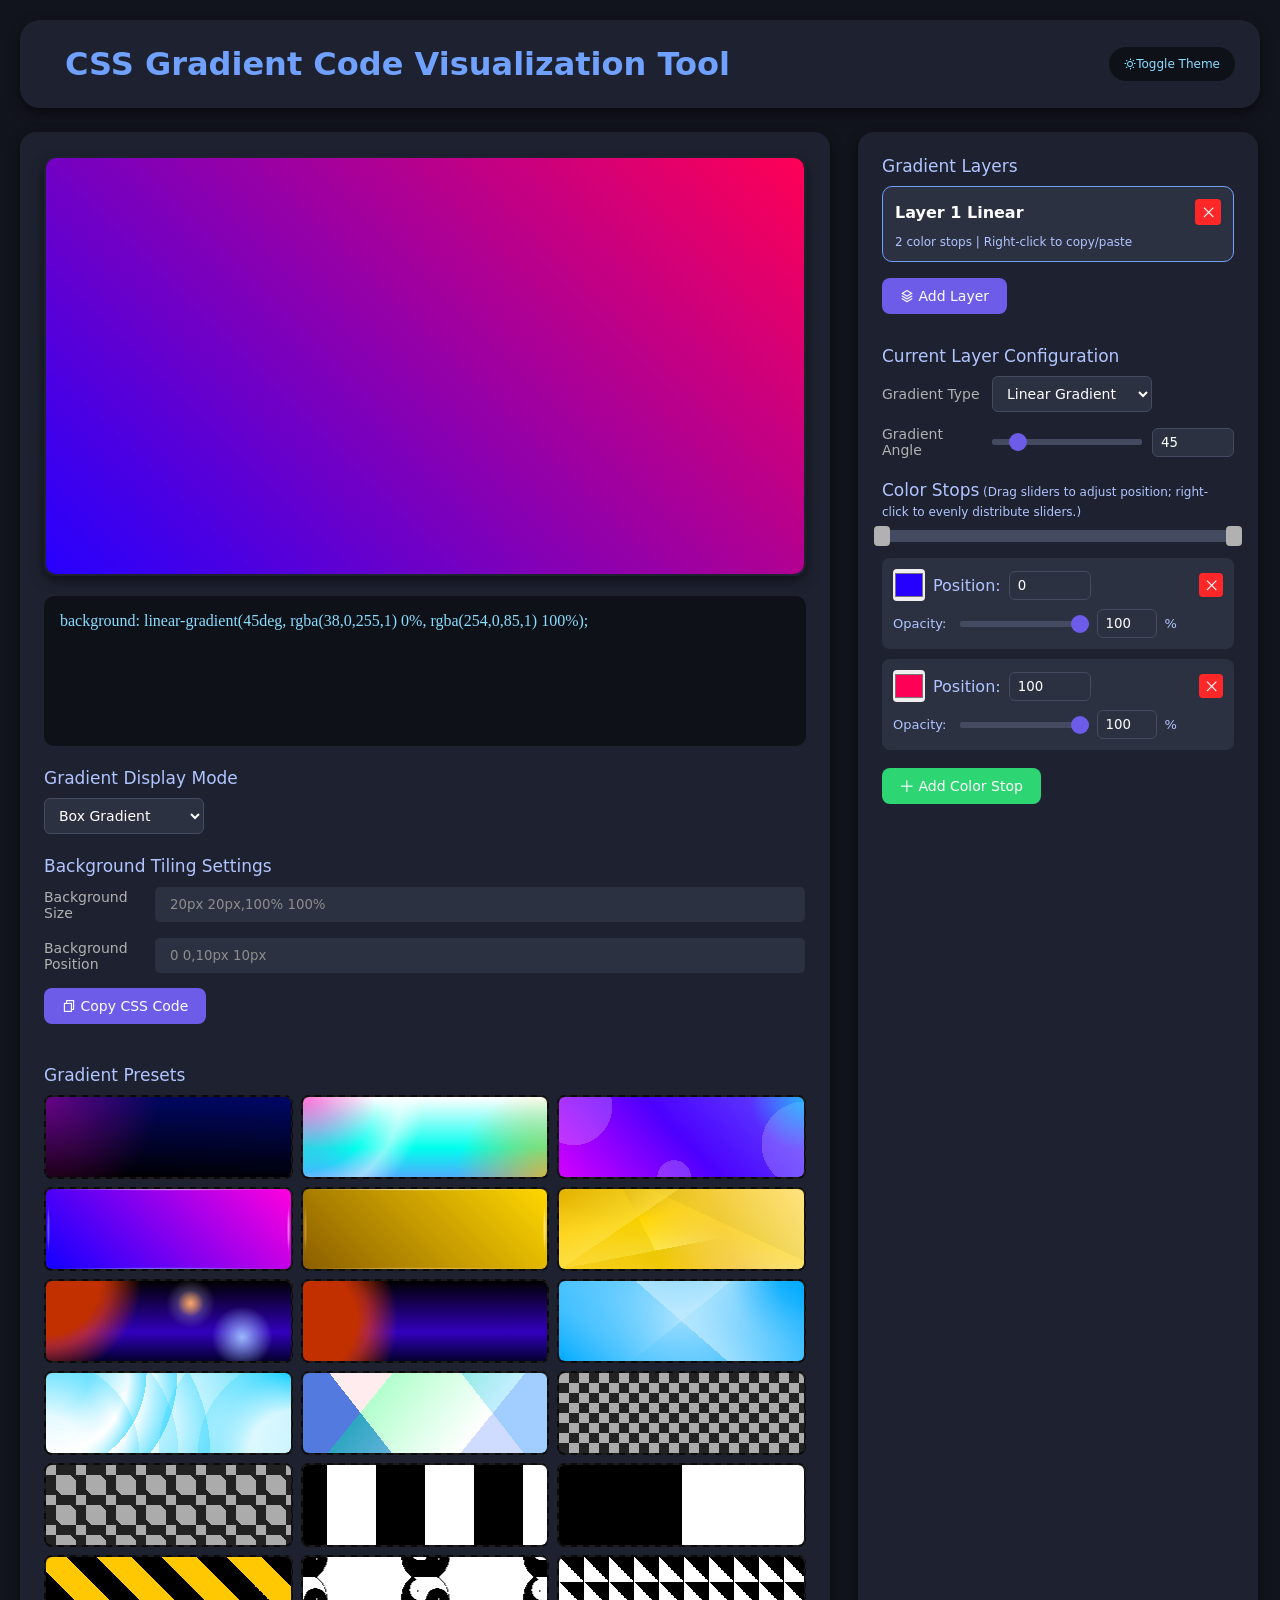
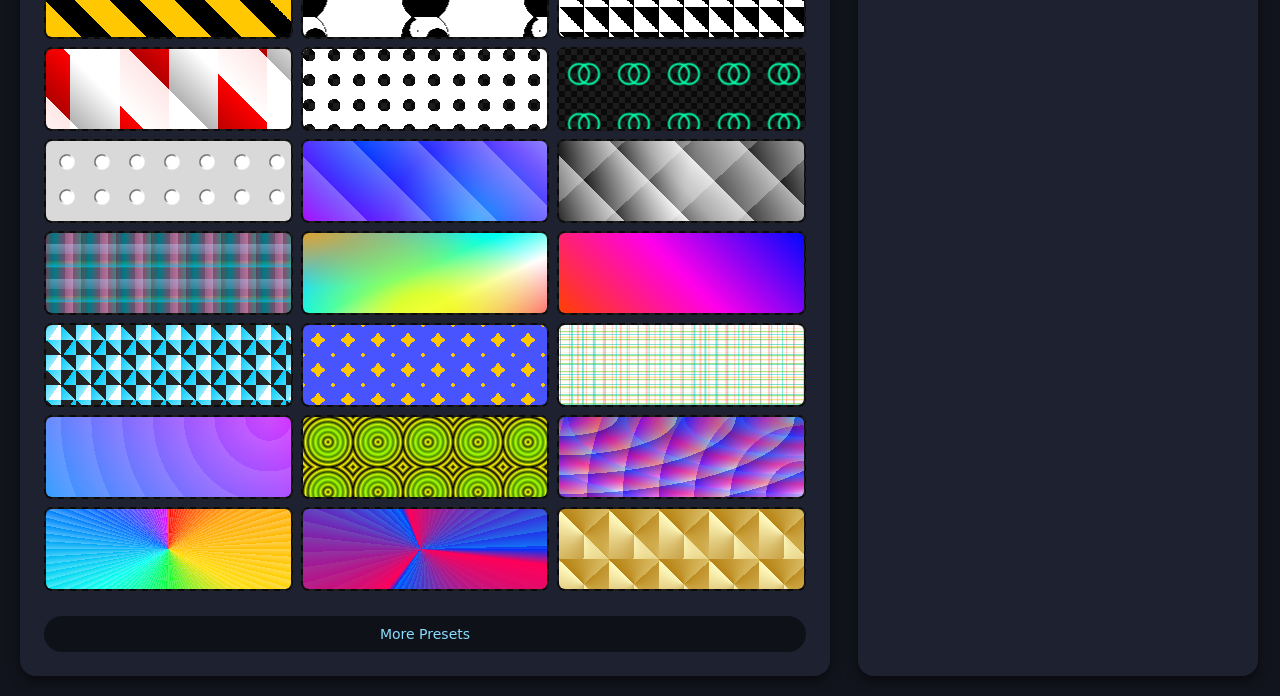
<file: index.html>
<!DOCTYPE html>
<html>
<head>
<meta charset="UTF-8">
<title>CSS Gradient Generator</title>
<script>
const lang = navigator.language.startsWith("zh") ? "zh" : "en";
location.href = `./${lang}/`;
</script>
</head>
<body>页面加载中...</body>
</html>
</file>
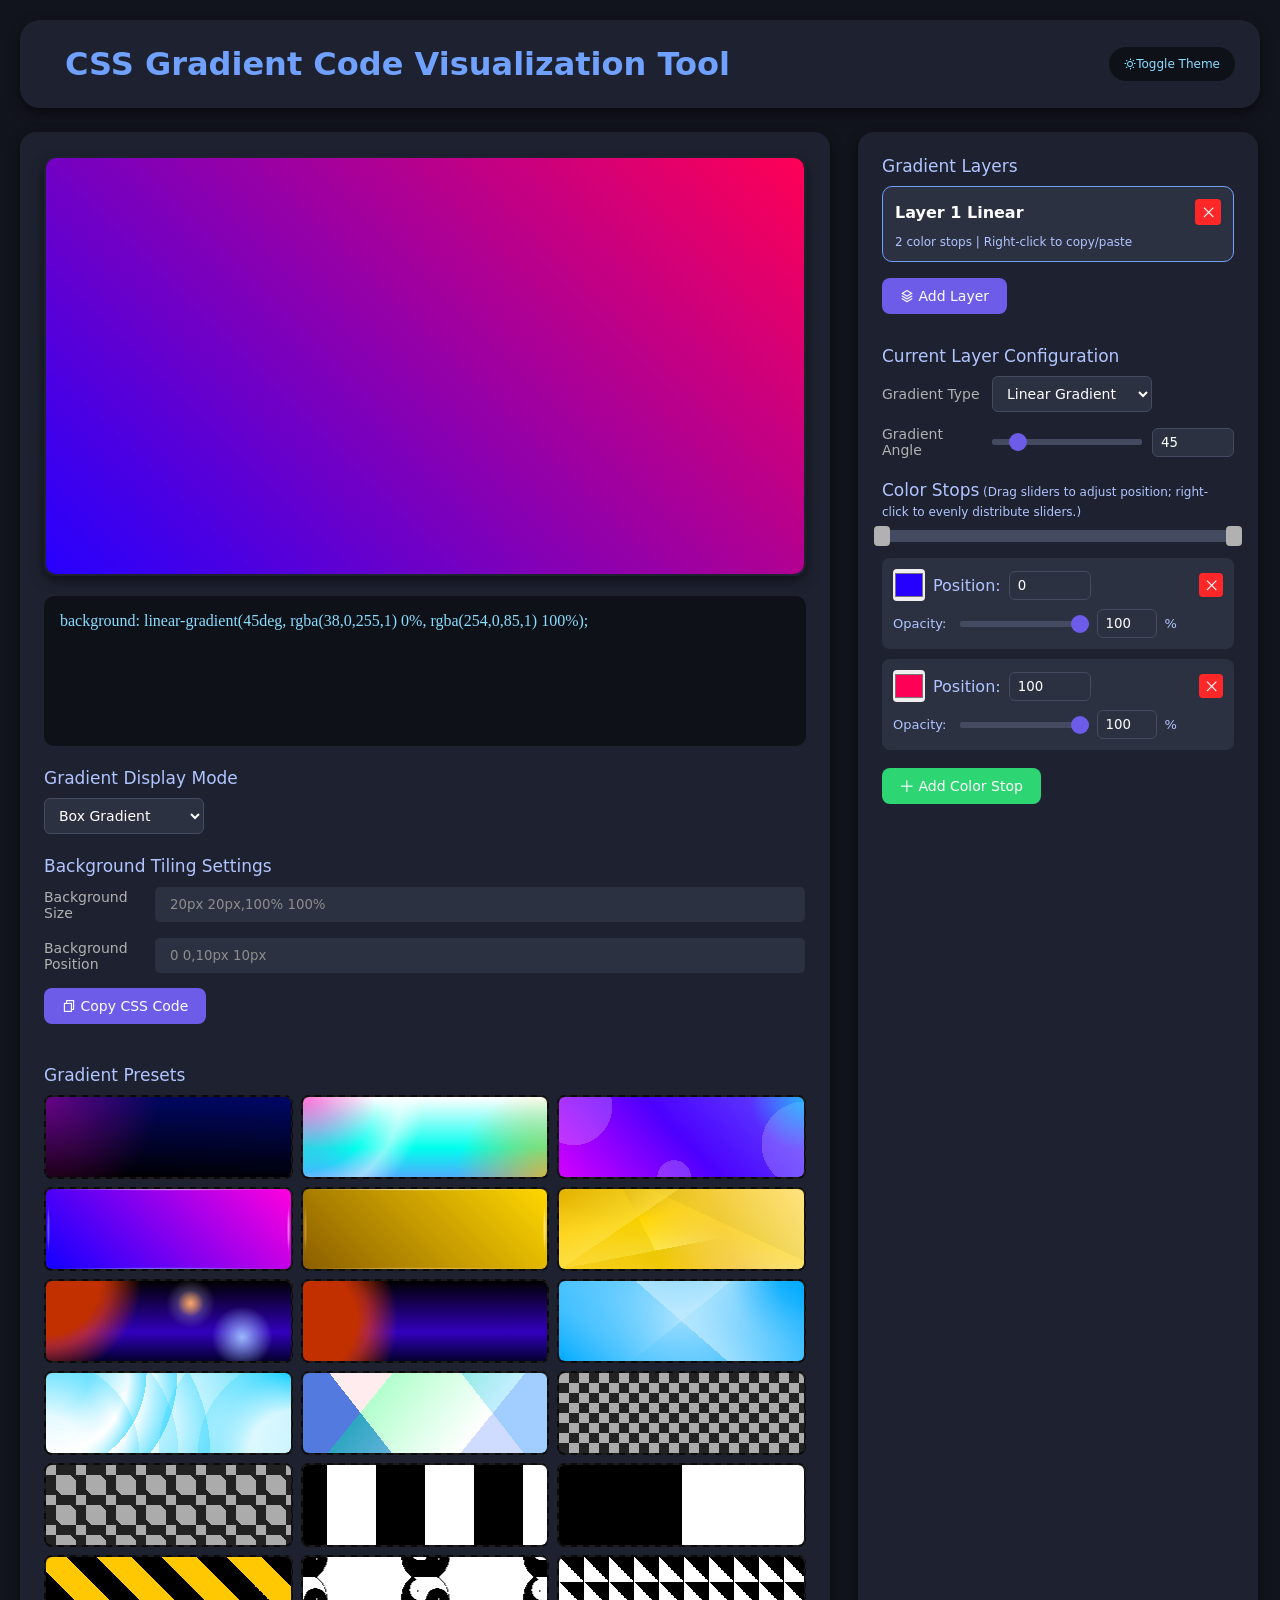
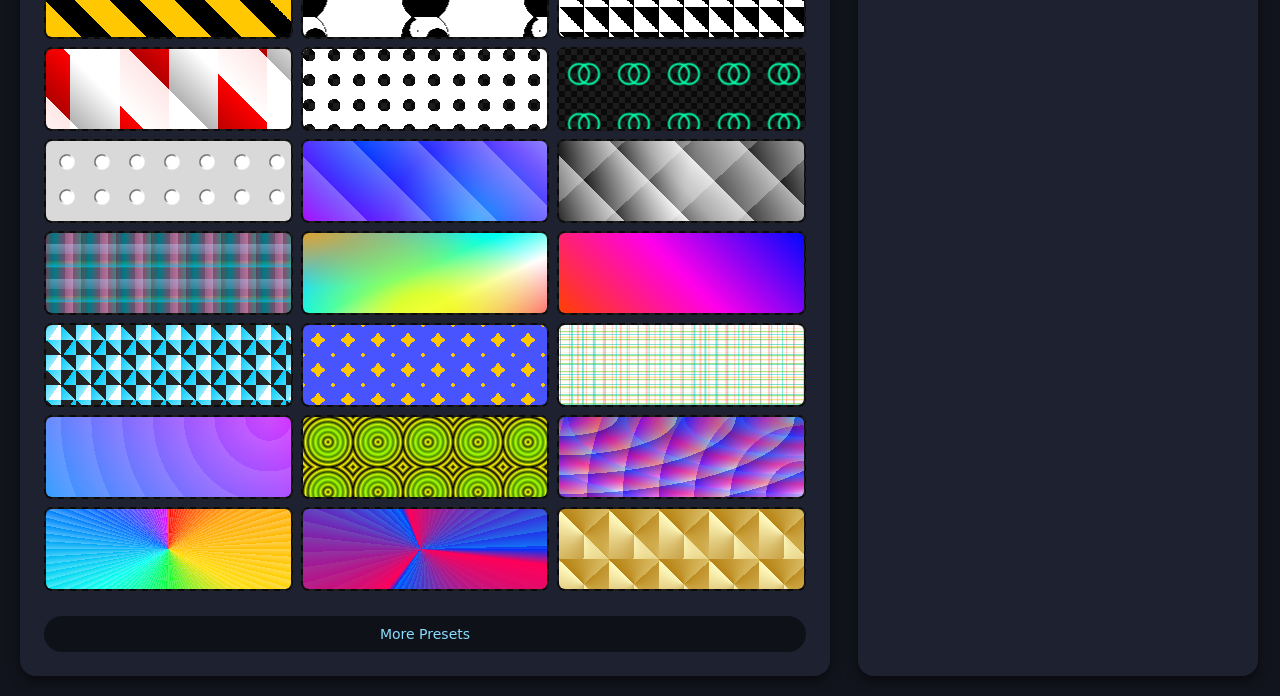
<file: en/index.html>
<!DOCTYPE html>
<html lang="en">
<head>
<meta charset="UTF-8">
<meta name="viewport" content="width=device-width, initial-scale=1, maximum-scale=1, user-scalable=no">
<title>CSS Gradient Tool - CSS Goes Far Beyond This | Provided by Popingzi PHP</title>
<script>
(function(){
  try {
    const saveTheme = localStorage.getItem('theme');
    const root = document.documentElement;
    if(saveTheme === 'dark') {
      root.classList.add('dark');
    } else {
      root.classList.remove('dark');
    }
  }catch(e){
    document.documentElement.classList.remove('dark');
  }
})();
</script>
<link rel="stylesheet" href="css/remixicon.css"/>
<link href="css/style.css" rel="stylesheet" />
<script src="js/color.js"></script>
<script src="js/light.js"></script>
</head>
<body>
<div class="message">
    <div class="message_content">
        <div class="message_text"></div>
        <div class="message_close"><i class="ri-close-line"></i></div>
    </div>
</div>
<script src="js/message.js"></script>
<div class="container">
<div class="h1">
    <h1>CSS Gradient Code Visualization Tool</h1>
    <button class="darkbut"><i class="ri-moon-line"></i><span class="msgtitle">Toggle Theme</span></button>
</div>
<div class="main-wrap">
<!-- Preview Area -->
<div class="preview-box">
<div class="preview-wrap">
<div id="preview">
  <span id="previewspan">POPINGZI<br/>Open Color</span>
</div>
</div>
<div class="code-area" id="cssCode">background: linear-gradient(45deg, rgba(79,172,254,1) 0%, rgba(0,242,254,1) 100%);</div>

<!-- Global Tiling Configuration -->
 <div class="group-title">Gradient Display Mode</div>
 <div class="row">
    <select id="globalBgRepeat">
        <option value="box">Box Gradient</option>
        <option value="text">Text Gradient</option>
    </select>
</div>
<div class="group-title">Background Tiling Settings</div>
<div class="row">
    <label>Background Size</label>
    <input type="text" id="globalBgSize" placeholder="20px 20px,100% 100%">
</div>
<div class="row">
    <label>Background Position</label>
    <input type="text" id="globalBgPos" placeholder="0 0,10px 10px">
</div>

<button class="btn btn-copy" id="copyBtn"><i class="ri-file-copy-line"></i> Copy CSS Code</button>

<!-- Preset Area -->
<div class="preset-wrap">
    <div class="group-title">Gradient Presets</div>
    <div class="preset-grid" id="presetBox"></div>
    <a href="color.html" target="_blank"><div class="colorhtml">More Presets</div></a>
</div>
</div>

<!-- Right Side Control Panel Only -->
 
<div class="control-panel">
<div class="group-title">Gradient Layers</div>
<div class="layer-list" id="layerList"></div>
<button class="btn btn-add-layer" id="addLayerBtn"><i class="ri-stack-line"></i> Add Layer</button>

<div class="group-title">Current Layer Configuration</div>
<div class="row">
<label>Gradient Type</label>
<select id="gradType">
    <option value="linear">Linear Gradient</option>
    <option value="repeating-linear">Repeating Linear</option>
    <option value="radial">Radial Gradient</option>
    <option value="repeating-radial">Repeating Radial</option>
    <option value="conic">Conic Gradient</option>
    <option value="repeating-conic">Repeating Conic</option>
</select>
</div>

<div id="linearConfig">
<div class="row">
<label>Gradient Angle</label>
<input type="range" id="angleRange" min="0" max="360" value="45">
<input type="number" id="angleNum" min="0" max="360" value="45">
</div>
</div>

<div id="radialConfig" style="display:none">
<div class="row">
<label>Radial Shape</label>
<select id="radShape">
<option value="circle">Circle</option>
<option value="ellipse">Ellipse</option>
</select>
</div>
<div class="row">
<label>Size</label>
<select id="radSize">
<option value="closest-side">closest-side</option>
<option value="farthest-side">farthest-side</option>
<option value="closest-corner">closest-corner</option>
<option value="farthest-corner" selected>farthest-corner</option>
</select>
</div>
<div class="row">
<label>Center X%</label>
<input type="range" id="radXRange" min="0" max="100" value="50">
<input type="number" id="radXNum" min="0" max="100" value="50">
</div>
<div class="row">
<label>Center Y%</label>
<input type="range" id="radYRange" min="0" max="100" value="50">
<input type="number" id="radYNum" min="0" max="100" value="50">
</div>
</div>

<!-- Conic Gradient Configuration Panel -->
<div id="conicConfig" style="display: none;">
  <div class="row">
    <label>Starting Angle</label>
    <input type="range" id="conicAngleRange" min="0" max="360" value="0">
    <input type="number" id="conicAngleNum" min="0" max="360" value="0">
  </div>
  <div class="row">
    <label>Center X%</label>
    <input type="range" id="conicXRange" min="0" max="100" value="50">
    <input type="number" id="conicXNum" min="0" max="100" value="50">
  </div>
  <div class="row">
    <label>Center Y%</label>
    <input type="range" id="conicYRange" min="0" max="100" value="50">
    <input type="number" id="conicYNum" min="0" max="100" value="50">
  </div>
</div>


<div class="group-title">Color Stops<span> (Drag sliders to adjust position; right-click to evenly distribute sliders.)</span></div>
<div class="stop-drag-track" id="stopTrack"></div>
<div class="color-stop-list" id="stopList"></div>
<button class="btn btn-add-stop" id="addStopBtn"><i class="ri-add-large-line"></i> Add Color Stop</button>
</div>
</div>
</div>
<!-- Context Menu -->
<div class="context-menu" id="layerCtx">
    <div data-action="copy">Copy Layer</div>
    <div data-action="paste">Paste Layer</div>
    <div class="sep"></div>
    <div data-action="del">Delete Layer</div>
</div>
<div class="context-menu" id="stopCtx">
    <div data-action="copy">Copy Color Stop</div>
    <div data-action="paste">Paste Color Stop</div>
    <div class="sep"></div>
    <div data-action="del">Delete Color Stop</div>
</div>
<script src="js/cssCode.js"></script>
</body>
</html>
</file>
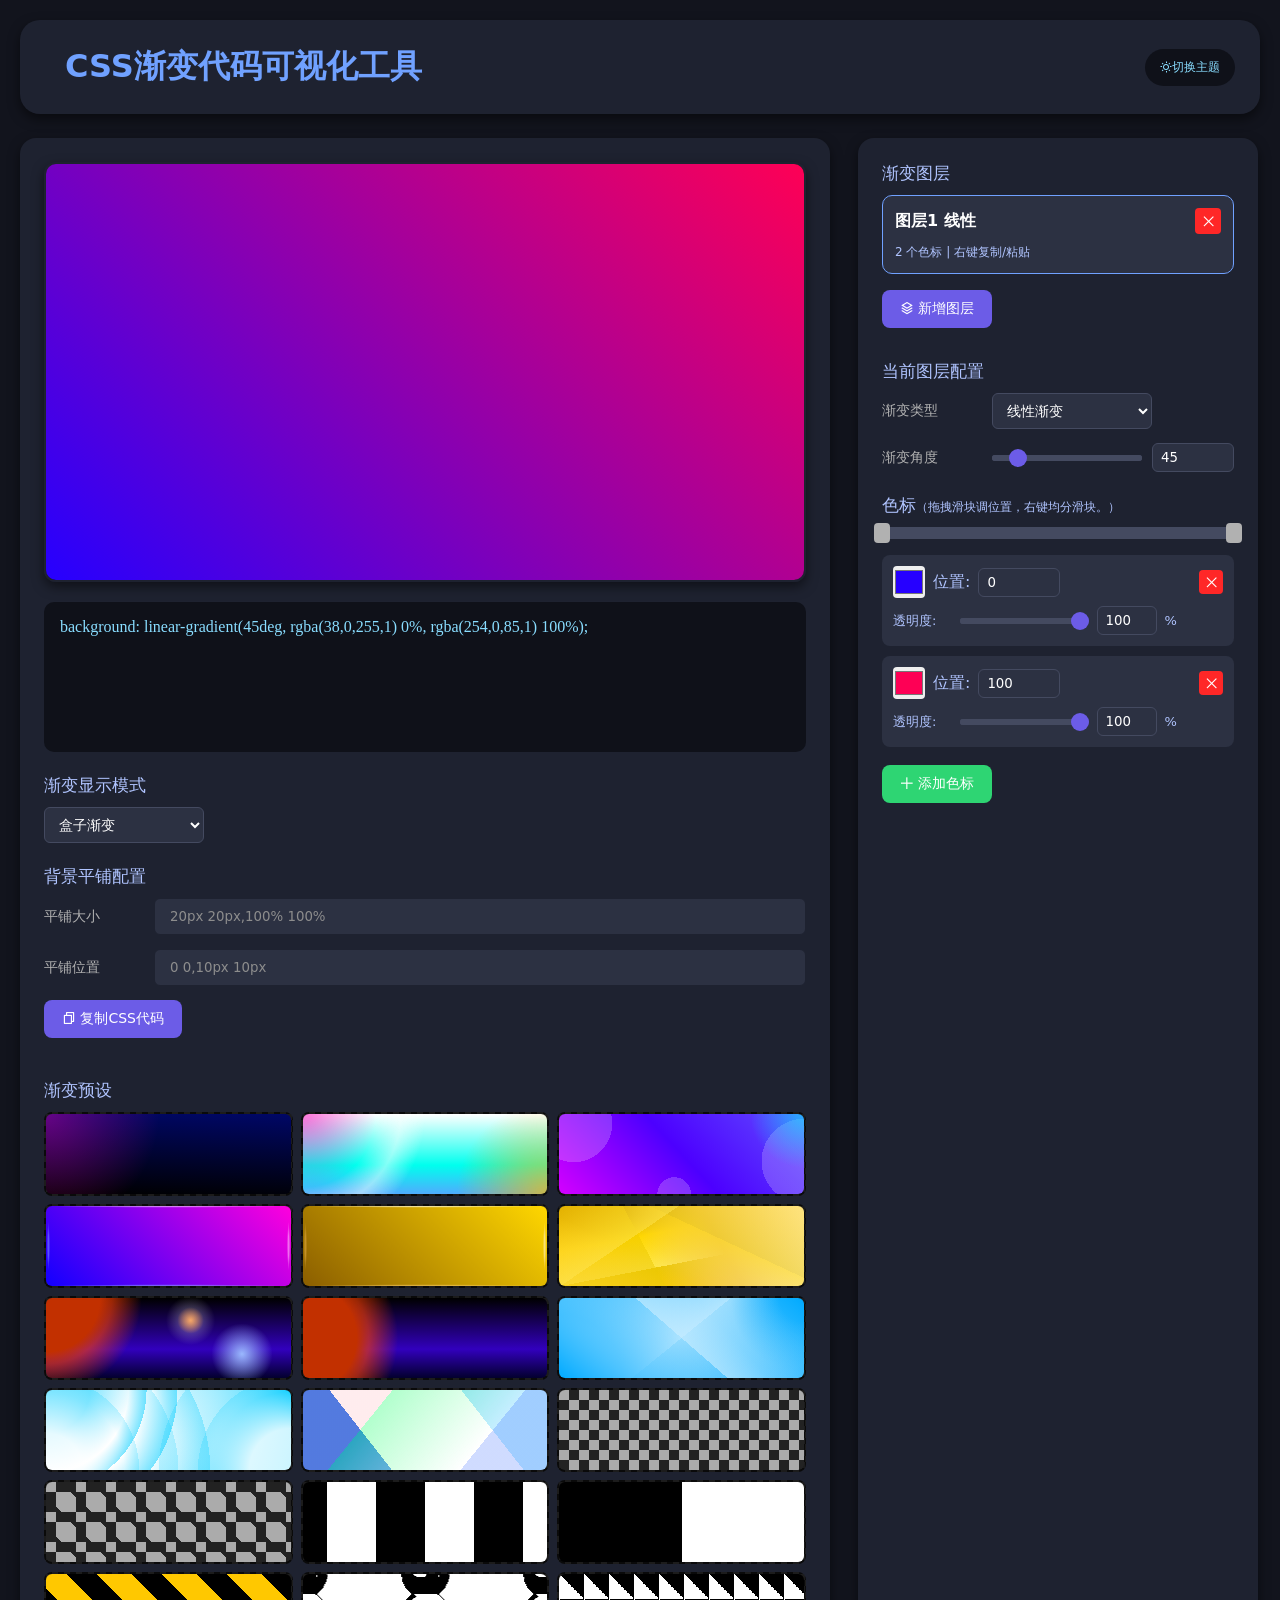
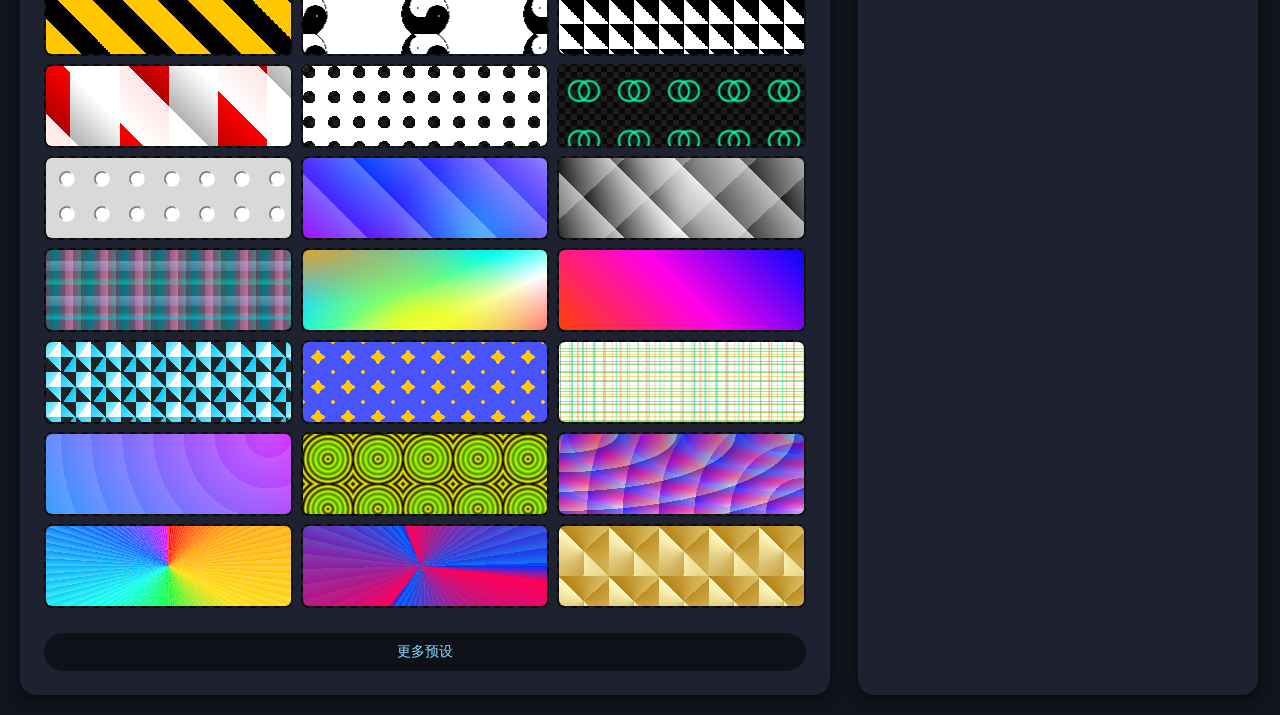
<file: zh/index.html>
<!DOCTYPE html>
<html lang="zh-CN">
<head>
<meta charset="UTF-8">
<meta name="viewport" content="width=device-width, initial-scale=1, maximum-scale=1, user-scalable=no">
<title>CSS渐变工具 - CSS远不止如此|破瓶子PHP提供</title>
<script>
(function(){
  try {
    const saveTheme = localStorage.getItem('theme');
    const root = document.documentElement;
    if(saveTheme === 'dark') {
      root.classList.add('dark');
    } else {
      root.classList.remove('dark');
    }
  }catch(e){
    document.documentElement.classList.remove('dark');
  }
})();
</script>
<link rel="stylesheet" href="css/remixicon.css"/>
<link href="css/style.css" rel="stylesheet" />
<script src="js/color.js"></script>
<script src="js/light.js"></script>
</head>
<body>
<div class="message">
    <div class="message_content">
        <div class="message_text"></div>
        <div class="message_close"><i class="ri-close-line"></i></div>
    </div>
</div>
<script src="js/message.js"></script>
<div class="container">
<div class="h1">
    <h1>CSS渐变代码可视化工具</h1>
    <button class="darkbut"><i class="ri-moon-line"></i><span class="msgtitle">切换主题</span></button>
</div>
<div class="main-wrap">
<!-- 预览区-->
<div class="preview-box">
<div class="preview-wrap">
<div id="preview">
  <span id="previewspan">POPINGZI<br/>Open Color</span>
</div>
</div>
<div class="code-area" id="cssCode">background: linear-gradient(45deg, rgba(79,172,254,1) 0%, rgba(0,242,254,1) 100%);</div>

<!-- 全局平铺配置 -->
 <div class="group-title">渐变显示模式</div>
 <div class="row">
    <select id="globalBgRepeat">
        <option value="box">盒子渐变</option>
        <option value="text">文字渐变</option>
    </select>
</div>
<div class="group-title">背景平铺配置</div>
<div class="row">
    <label>平铺大小</label>
    <input type="text" id="globalBgSize" placeholder="20px 20px,100% 100%">
</div>
<div class="row">
    <label>平铺位置</label>
    <input type="text" id="globalBgPos" placeholder="0 0,10px 10px">
</div>

<button class="btn btn-copy" id="copyBtn"><i class="ri-file-copy-line"></i> 复制CSS代码</button>

<!-- 预设区域 -->
<div class="preset-wrap">
    <div class="group-title">渐变预设</div>
    <div class="preset-grid" id="presetBox"></div>
    <a href="color.html" target="_blank"><div class="colorhtml">更多预设</div></a>
</div>
</div>

<!-- 右侧仅控制面板 -->
 
<div class="control-panel">
<div class="group-title">渐变图层</div>
<div class="layer-list" id="layerList"></div>
<button class="btn btn-add-layer" id="addLayerBtn"><i class="ri-stack-line"></i> 新增图层</button>

<div class="group-title">当前图层配置</div>
<div class="row">
<label>渐变类型</label>
<select id="gradType">
    <option value="linear">线性渐变</option>
    <option value="repeating-linear">重复线性</option>
    <option value="radial">径向渐变</option>
    <option value="repeating-radial">重复径向</option>
    <option value="conic">锥形渐变</option>
    <option value="repeating-conic">重复锥形</option>
</select>
</div>

<div id="linearConfig">
<div class="row">
<label>渐变角度</label>
<input type="range" id="angleRange" min="0" max="360" value="45">
<input type="number" id="angleNum" min="0" max="360" value="45">
</div>
</div>

<div id="radialConfig" style="display:none">
<div class="row">
<label>径向形状</label>
<select id="radShape">
<option value="circle">正圆形</option>
<option value="ellipse">椭圆形</option>
</select>
</div>
<div class="row">
<label>尺寸</label>
<select id="radSize">
<option value="closest-side">closest-side</option>
<option value="farthest-side">farthest-side</option>
<option value="closest-corner">closest-corner</option>
<option value="farthest-corner" selected>farthest-corner</option>
</select>
</div>
<div class="row">
<label>中心X%</label>
<input type="range" id="radXRange" min="0" max="100" value="50">
<input type="number" id="radXNum" min="0" max="100" value="50">
</div>
<div class="row">
<label>中心Y%</label>
<input type="range" id="radYRange" min="0" max="100" value="50">
<input type="number" id="radYNum" min="0" max="100" value="50">
</div>
</div>

<!-- 锥形渐变配置面板 -->
<div id="conicConfig" style="display: none;">
  <div class="row">
    <label>起始角度</label>
    <input type="range" id="conicAngleRange" min="0" max="360" value="0">
    <input type="number" id="conicAngleNum" min="0" max="360" value="0">
  </div>
  <div class="row">
    <label>中心X%</label>
    <input type="range" id="conicXRange" min="0" max="100" value="50">
    <input type="number" id="conicXNum" min="0" max="100" value="50">
  </div>
  <div class="row">
    <label>中心Y%</label>
    <input type="range" id="conicYRange" min="0" max="100" value="50">
    <input type="number" id="conicYNum" min="0" max="100" value="50">
  </div>
</div>


<div class="group-title">色标<span>（拖拽滑块调位置，右键均分滑块。）</span></div>
<div class="stop-drag-track" id="stopTrack"></div>
<div class="color-stop-list" id="stopList"></div>
<button class="btn btn-add-stop" id="addStopBtn"><i class="ri-add-large-line"></i> 添加色标</button>
</div>
</div>
</div>
<!-- 右键菜单 -->
<div class="context-menu" id="layerCtx">
    <div data-action="copy">复制图层</div>
    <div data-action="paste">粘贴图层</div>
    <div class="sep"></div>
    <div data-action="del">删除图层</div>
</div>
<div class="context-menu" id="stopCtx">
    <div data-action="copy">复制色标</div>
    <div data-action="paste">粘贴色标</div>
    <div class="sep"></div>
    <div data-action="del">删除色标</div>
</div>
<script src="js/cssCode.js"></script>
</body>
</html>
</file>
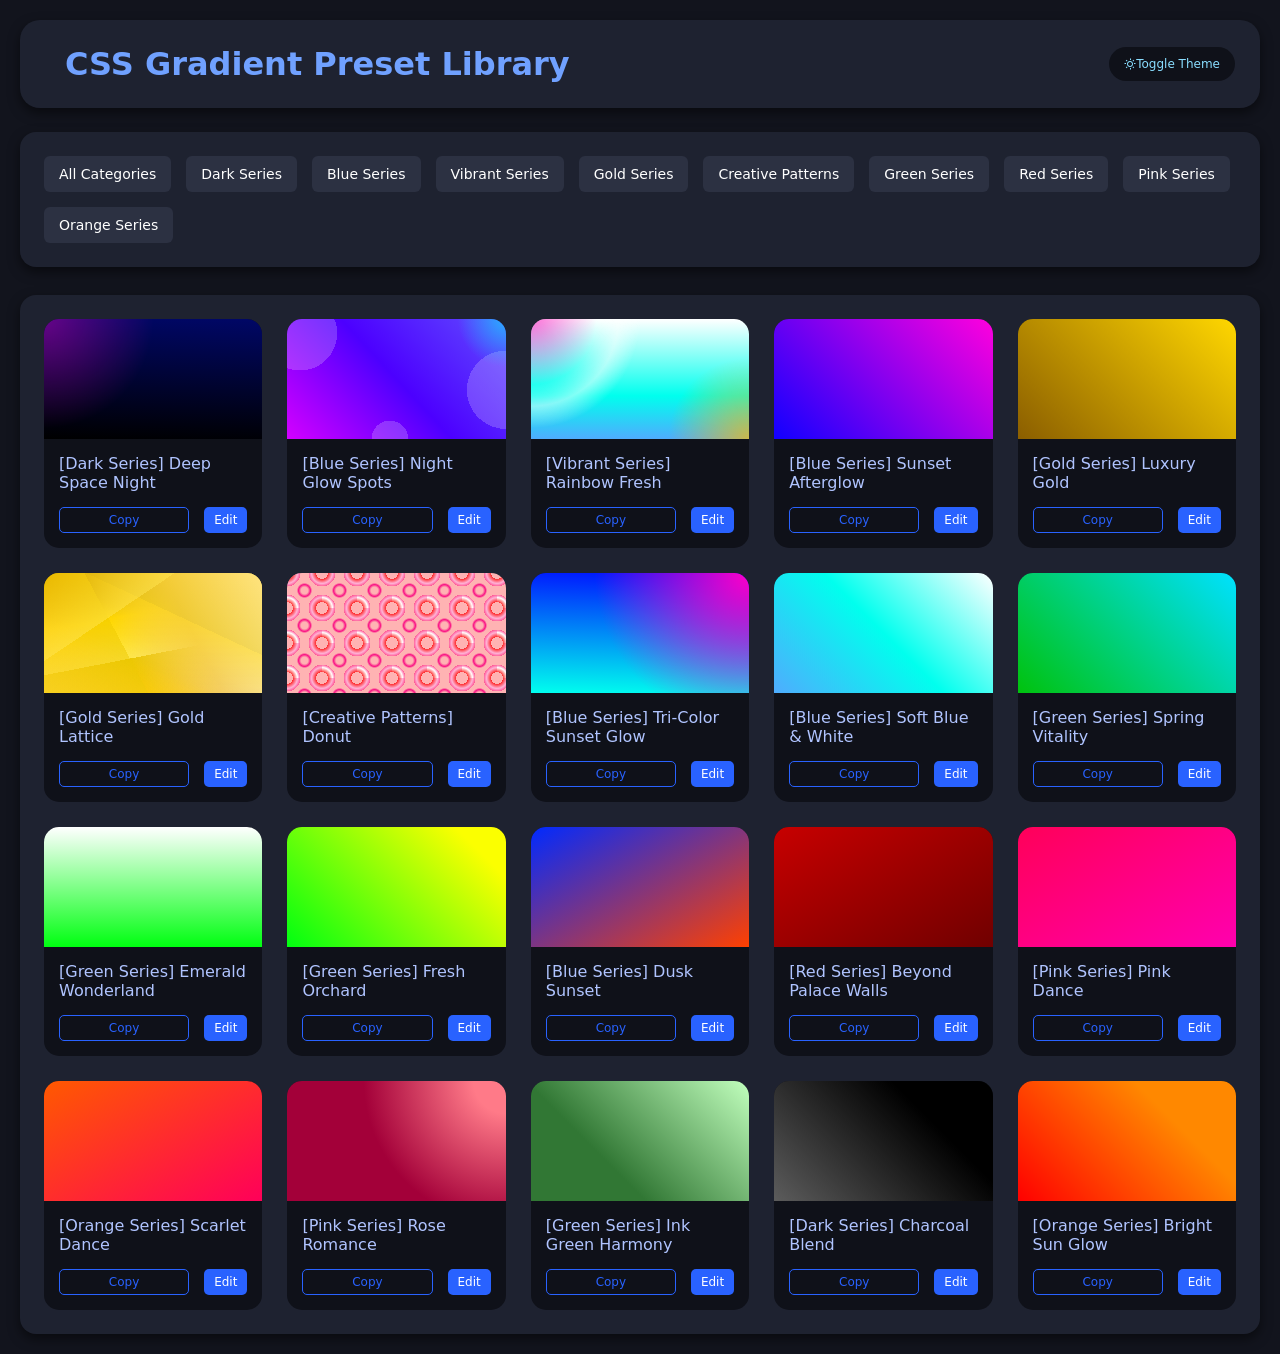
<file: en/color.html>
<!DOCTYPE html>
<html lang="en">
<head>
<meta charset="UTF-8">
<meta name="viewport" content="width=device-width, initial-scale=1, maximum-scale=1, user-scalable=no">
<title>CSS Gradient Preset Library - CSS Goes Far Beyond This | Provided by Popingzi PHP</title>
<script>
(function(){
  try {
    const saveTheme = localStorage.getItem('theme');
    const root = document.documentElement;
    if(saveTheme === 'dark') {
      root.classList.add('dark');
    } else {
      root.classList.remove('dark');
    }
  }catch(e){
    document.documentElement.classList.remove('dark');
  }
})();
</script>
<link rel="stylesheet" href="css/remixicon.css"/>
<link href="css/style.css" rel="stylesheet" />
<script src="js/color.js"></script>
<script src="js/light.js"></script>
</head>
<body>
<div class="message">
    <div class="message_content">
        <div class="message_text"></div>
        <div class="message_close"><i class="ri-close-line"></i></div>
    </div>
</div>
<script src="js/message.js"></script>
<div class="container">
  <div class="h1">
      <h1>CSS Gradient Preset Library</h1>
      <button class="darkbut"><i class="ri-moon-line"></i><span class="msgtitle">Toggle Theme</span></button>
  </div>
  <div class="main-wrap" style="flex-direction: column;">
    <div class="preview-box-wrap">
      <!-- Preview Box -->
    </div>
  </div>
</div>
<script src="js/loadGradientData.js"></script>
<script src="js/colors.js"></script>
</body>
</html>
</file>
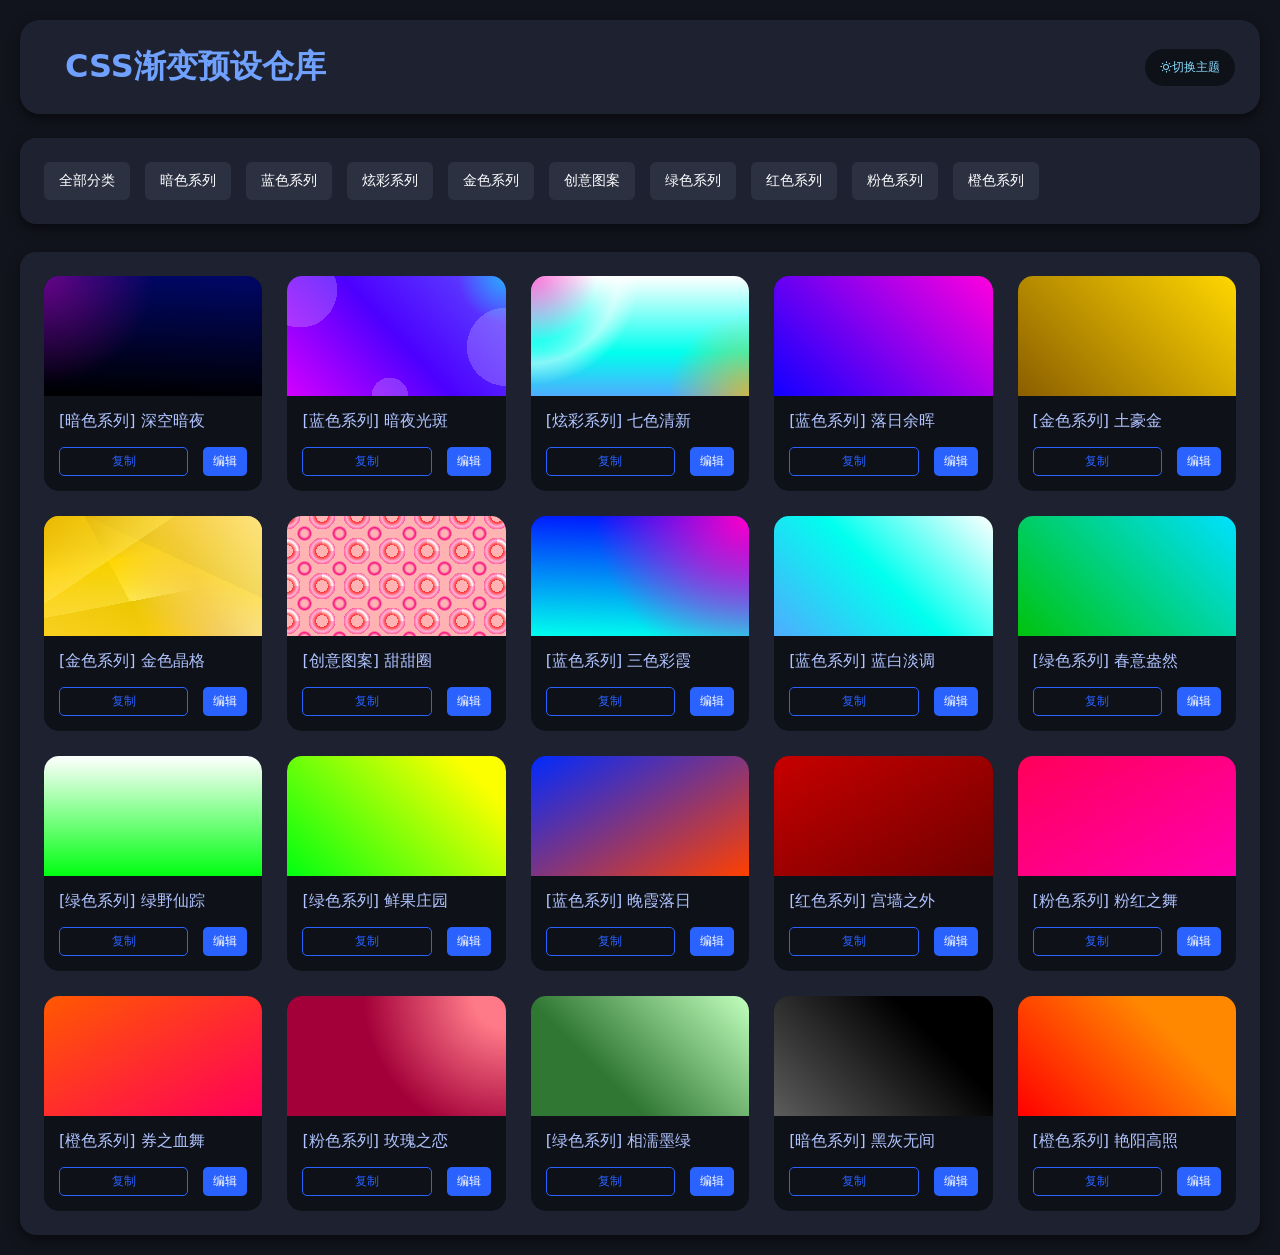
<file: zh/color.html>
<!DOCTYPE html>
<html lang="zh-CN">
<head>
<meta charset="UTF-8">
<meta name="viewport" content="width=device-width, initial-scale=1, maximum-scale=1, user-scalable=no">
<title>CSS渐变预设仓库 - CSS远不止如此|破瓶子PHP提供</title>
<script>
(function(){
  try {
    const saveTheme = localStorage.getItem('theme');
    const root = document.documentElement;
    if(saveTheme === 'dark') {
      root.classList.add('dark');
    } else {
      root.classList.remove('dark');
    }
  }catch(e){
    document.documentElement.classList.remove('dark');
  }
})();
</script>
<link rel="stylesheet" href="css/remixicon.css"/>
<link href="css/style.css" rel="stylesheet" />
<script src="js/color.js"></script>
<script src="js/light.js"></script>
</head>
<body>
<div class="message">
    <div class="message_content">
        <div class="message_text"></div>
        <div class="message_close"><i class="ri-close-line"></i></div>
    </div>
</div>
<script src="js/message.js"></script>
<div class="container">
  <div class="h1">
      <h1>CSS渐变预设仓库</h1>
      <button class="darkbut"><i class="ri-moon-line"></i><span class="msgtitle">切换主题</span></button>
  </div>
  <div class="main-wrap" style="flex-direction: column;">
    <div class="preview-box-wrap">
      <!-- 预览框 -->
    </div>
  </div>
</div>
<script src="js/loadGradientData.js"></script>
<script src="js/colors.js"></script>
</body>
</html>
</file>
<file: en/css/style.css>
html.dark{
    --bg-color: #12141d;/*body背景颜色*/
    --h1-color: #70a1ff;/*标题颜色*/
    --text-color: #b0c4ff;/*文本颜色*/
    --box-bg: #1e2230;/*预览区及控制面板背景*/
    --box-shadow: 0px 5px 12px rgb(0 0 0 / 50%);/*预览区及控制面板阴影*/
    --layer-item-bg-color: #2c3142;/*图层及色标背景*/
    --layer-item-text-color:#ffffff;/*图层及色标文本颜色*/
    --del-bg-color: #ff2727;/*删除按钮背景*/
    --del-color: #fff;/*删除按钮文本颜色*/
    --code-bg-color: #0f1119;/*css代码区域背景*/
    --code-text-color: #89ddff;/*css代码区域文本颜色*/
    --input-bg-color: #2c3142;/*输入框背景*/
    --input-border-color: #1e2230;/*输入框边框颜色*/
    --input-placeholder-color: #8d8d8d;/*输入框占位符颜色*/
    --input-focus-border-color: #70a1ff;/*输入框聚焦边框颜色*/
    --input-text-color: #fff;/*输入框文本颜色*/
    --select-bg-color: #2c3142;/*下拉框背景*/
    --select-border-color: #444a60;/*下拉框边框颜色*/
    --select-text-color: #fff;/*下拉框文本颜色*/
    --border-color: #1e2230;/*边框颜色*/
    --focus-border-color: #70a1ff;/*选中图层及色标边框颜色*/
    --newbut-bg-color: #6c5ce7;/*新建图层按钮背景*/
    --newbut-color: #fff;/*新建图层按钮文本颜色*/
    --newcolor-bg-color: #2ed573;/*新建色标按钮背景*/
    --newcolor-color: #fff;/*新建色标按钮文本颜色*/
    --copybut-bg-color: #6c5ce7;/*复制css代码按钮背景*/
    --copybut-color: #fff;/*复制css代码按钮文本颜色*/
    --tip-text-color: #b1b1b1;/*提示文本颜色*/
    --preview-bg: linear-gradient(45deg, rgba(10, 10, 10, 1) 25%, rgba(28, 28, 28, 0) 25%, rgba(28, 28, 28, 0) 75%, rgba(10, 10, 10, 1) 75%), linear-gradient(45deg, rgba(10, 10, 10, 1) 25%, rgba(28, 28, 28, 1) 25%, rgba(28, 28, 28, 1) 75%, rgba(10, 10, 10, 1) 75%);/*预览区背景(默认网格，方便透明元素查看)*/
    --preview-box-shadow: 0px 5px 12px rgb(0 0 0 / 50%);/*预览区阴影*/
    --range-bg-color: #444a60;/*滑块轨道颜色*/
    --range-thumb-color: #6c5ce7;/*滑块圆点颜色*/
    --message-text-color: #ffffff;/* 警告框文字颜色 */
    --message-info-bg-color: rgb(0, 81, 255);/* 警告info背景颜色 */
    --message-warning-bg-color: #ff4800;/* 警告warning背景颜色 */
    --message-error-bg-color: #e60000;/* 警告error背景颜色 */
    --message-success-bg-color: #009b08;/* 警告success背景颜色 */
    --button-text-color: #ffffff;/* 按钮文字颜色 */
    --button-bg-color: #12141d;/* 按钮背景颜色 */
    --button-text-hover-color: #ffffff;/* 按钮文字鼠标悬停颜色 */
    --button-hover-bg-color: #2962ff;/* 按钮鼠标悬停背景颜色 */
}
:root{
    --bg-color: #e9e9e9;
    --h1-color: #2962ff;
    --text-color: #242424;
    --box-bg: #ffffff;
    --box-shadow: 0px 5px 12px rgb(0 0 0 / 12%);
    --layer-item-bg-color: #eff4ff;
    --layer-item-text-color: #2962ff;
    --del-bg-color: #ff3300;
    --del-color: #fff;
    --code-bg-color: #eff4ff;
    --code-text-color: #2962ff;
    --input-bg-color: #ffffff;
    --input-border-color: #ededed;
    --input-placeholder-color: #cbcbcb;
    --input-focus-border-color: #2962ff;
    --input-text-color: #202020;
    --select-bg-color: #ffffff;
    --select-border-color: #d7d7d7;
    --select-text-color: #1a202c;
    --border-color: #ffffff;
    --focus-border-color: #2962ff;
    --newbut-bg-color: #2962ff;
    --newbut-color: #fff;
    --newcolor-bg-color: #2ed573;
    --newcolor-color: #fff;
    --copybut-bg-color: #2962ff;
    --copybut-color: #fff;
    --tip-text-color: #a5a5a5;
    --preview-bg: linear-gradient(45deg, #eeeeee 25%, transparent 25%, transparent 75%, #eeeeee 75%), linear-gradient(45deg, #eeeeee 25%, #ffffff 25%, #ffffff 75%, #eeeeee 75%);
    --preview-box-shadow: 0px 5px 12px rgb(0 0 0 / 12%);
    --range-bg-color: #d9e3ff;
    --range-thumb-color: #2962ff;
    --message-text-color: #ffffff;
    --message-info-bg-color:rgb(0, 81, 255);
    --message-warning-bg-color: #ff4800;
    --message-error-bg-color: #e60000;
    --message-success-bg-color: #009b08;
    --button-text-color: #ffffff;
    --button-bg-color: #9d9d9d;
    --button-text-hover-color: #ffffff;
    --button-hover-bg-color: #2962ff;
}

*{
    margin: 0;
    padding: 0;
    box-sizing: border-box;
    font-family: system-ui, Microsoft Yahei, sans-serif;
    user-select: none;
    -webkit-user-select: none;
    -moz-user-select: none;
    -ms-user-select: none;
    -o-user-select: none;
}
a{
    text-decoration: none;
    cursor: pointer;
}
input,textarea,select{
    user-select: text;
    -webkit-user-select: text;
}
body {
    background: var(--bg-color);
    color: var(--text-color);
    padding: 20px;
    min-height: 100vh;
    width: 100%;
}

.container {
    max-width: 1240px;
    margin: 0 auto
}

.h1 {
    text-align: center;
    margin-bottom: 24px;
    padding: 25px 0px;
    position: relative;
    background: var(--box-bg);
    border-radius: 20px;
    display: flex;
    align-items: center;
    box-shadow: var(--box-shadow);
}
h1{
    color: var(--h1-color);
    padding-left: 45px;
    max-width: 70%;
}
.darkbut{
    position: absolute;
    padding:10px 15px;
    border-radius: 25px;
    border: 0;
    background: var(--code-bg-color);
    font-size: 12px;
    color: var(--code-text-color);
    right: 25px;
    cursor: pointer;
}
.main-wrap {
    display: flex;
    gap: 28px;
    flex-direction: row;
    flex-wrap: nowrap;
}
#stopTrack {
    touch-action: none;
    user-select: none;
}
@media(max-width:1024px) {
    .color_gradient-card {
        width:calc((100% - 3 * 25px) / 4) !important;
    }
}
@media(max-width:920px) {
    .main-wrap {
        flex-direction: column;
    }
    .control-panel,.preview-box{
        width: auto !important;
    }
    .preview-wrap{
        position: fixed !important;
        left: 50%;
        transform: translateX(-50%);
        width: 85% !important;
        height: 20% !important;
        -webkit-user-drag: element;
        user-drag: element;
    }
    .darkbut{
        right: 15px;
        top: 15px;
    }
    .h1{
        flex-direction: column;
    }
    h1{
        padding: 30px 15px 15px 15px !important;
        width: auto !important;
        max-width: 100% !important;
    }
    .message{
        font-size: 12px;
    }
    #preview span{
        font-size:5.5em !important;
    }
    .color_gradient-card {
        width:calc((100% - 2 * 25px) / 3) !important;
    }
}
@media(max-width:620px) {
    .color_gradient-card {
        width:calc((100% - 1 * 25px) / 2) !important;
    }
}
@media(max-width:500px) {
    #preview span{
        font-size:2.5em !important;
    }
    .color_gradient-card{
        width: 100% !important;
    }
    .color_category-filter-box {
        gap: 10px !important;
    }
    .color_category-filter-box button {
        padding: 5px 10px !important;
    }
}
button{
    transition: all 0.3s ease-in-out;
}
button:hover{
    transform: translateY(-2px) translateX(-2px);
    transition: all 0.3s ease-in-out;
}
#addLayerBtn:hover{
    box-shadow: 0px 0px 10px 1px var(--newbut-bg-color);
}
#addStopBtn:hover{
    box-shadow: 0px 0px 10px 1px var(--newcolor-bg-color);
}
#copyBtn:hover{
    box-shadow: 0px 0px 10px 1px var(--copybut-bg-color);
}
.preview-box {
    background: var(--box-bg);
    border-radius: 16px;
    padding: 24px;
    box-shadow: var(--box-shadow);
    width: 810px;
}

.preview-wrap {
    position: sticky;
    top: 25px;
    z-index: 1;
    width: 100%;
    height: 420px;
    border-radius: 12px;
    margin-bottom: 20px;
    border: 2px solid var(--border-color);
    box-shadow: var(--box-shadow);
    background: var(--preview-bg);
    background-size: 20px 20px;
    background-position: 0 0, 10px 10px;
    cursor: pointer;
}

#preview {
    position: absolute;
    inset: 0;
    width: 100%;
    height: 100%;
    border-radius: 10px;
    display: flex;
    align-items: center;
    justify-content: center;
    overflow: hidden;
}
#preview span{
    background-image: radial-gradient(circle, orange, purple);
    -webkit-background-clip: text;
    background-clip: text;
    -webkit-text-fill-color: transparent;
    font-size: 7.5em;
    font-weight: bold;
    display: none;
    text-align: center;
    line-height: 1;
}
.code-area {
    background: var(--code-bg-color);
    padding: 16px;
    border-radius: 10px;
    font-family: Consolas;
    color: var(--code-text-color);
    white-space: pre-wrap;
    min-height: 110px;
    margin-bottom: 14px;
    height: 150px;
    overflow: overlay;
}

.btn {
    padding: 10px 18px;
    border: none;
    border-radius: 8px;
    cursor: pointer;
    font-size: 14px
}

.btn-copy {
    background: var(--copybut-bg-color);
    color: var(--copybut-color);
}


.tip {
    color: var(--tip-text-color);
    font-size: 13px;
    margin-top: 6px
}

#globalBgSize,
#globalBgPos {
    padding: 10px 15px;
    background: var(--input-bg-color);
    border: 1px solid var(--input-border-color);
    color: var(--input-text-color);
    border-radius: 6px;
    flex: 1;
}
#globalBgSize:focus-visible, #globalBgPos:focus-visible,select:focus-visible,input[type=number]:focus-visible {
    border-color: var(--input-focus-border-color);
    outline: none;
}
#globalBgSize::placeholder,
#globalBgPos::placeholder {
    color: var(--input-placeholder-color);
}

.preset-wrap {
    margin-top: 20px;
    padding-top: 20px;
    border-top: 1px solid var(--border-color);
}

.preset-grid {
    display: grid;
    grid-template-columns: repeat(3, 1fr);
    gap: 8px;
    margin-top: 10px
}

.preset-item {
    height: 84px;
    border-radius: 8px;
    cursor: pointer;
    border: 2px solid transparent;
    background: var(--preview-bg);
    background-size: 12px 12px;
    background-position: 0 0, 6px 6px;
    position: relative
}

.preset-inner {
    width: 100%;
    height: 100%;
    border-radius: 6px
}

.preset-item:hover {
    border-color: var(--focus-border-color);
}

/* 控制面板 */
.control-panel {
    background: var(--box-bg);
    border-radius: 16px;
    padding: 24px;
    box-shadow: var(--box-shadow);
    width: 400px;
}

.group-title {
    font-size: 17px;
    margin: 22px 0 10px;
    color: var(--text-color);
}

.group-title:first-child {
    margin-top: 0
}
.group-title span{
    font-size: 12px;
}
.row {
    display: flex;
    align-items: center;
    gap: 10px;
    margin-bottom: 14px
}

label {
    width: 100px;
    font-size: 14px;
    color: var(--tip-text-color);
}

input[type="range"] {
    -webkit-appearance: none;
    width: 300px;
    height: 6px;
    background: var(--range-bg-color);
    border-radius: 99px;
    outline: none;
    flex: 1;
    appearance: none;
  }

  input[type="range"]::-webkit-slider-runnable-track {
    height: 6px;
    background: var(--range-bg-color);
    border-radius: 99px;
  }
  
  input[type="range"]::-webkit-slider-thumb {
    -webkit-appearance: none;
    width: 18px;
    height: 18px;
    border-radius: 50%;
    background: var(--range-thumb-color);
    margin-top: -6px;
    cursor: pointer;
  }

  input[type="range"]:active::-webkit-slider-thumb {
    background: var(--range-thumb-color);
    transform: scale(1.1);
  }
input[type="range"]::-moz-range-track {
    height: 6px;
    background: var(--range-bg-color);
    border-radius: 99px;
  }

  input[type="range"]::-moz-range-thumb {
    width: 18px;
    height: 18px;
    border-radius: 50%;
    background: var(--range-thumb-color);
    border: none;
    cursor: pointer;
  }

#gradType,
#radShape,
#radSize,#globalBgRepeat{
    padding: 8px 10px;
    background: var(--select-bg-color);
    border: 1px solid var(--select-border-color);
    color: var(--select-text-color);
    border-radius: 6px;
    width: 160px;
    font-size: 14px;
}

input[type=number] {
    padding: 6px 8px;
    background: var(--select-bg-color);
    border: 1px solid var(--select-border-color);
    color: var(--select-text-color);
    border-radius: 6px;
    width: 82px
}

.layer-list {
    display: flex;
    flex-direction: column;
    gap: 10px;
    margin: 10px 0 16px
}

.layer-item {
    background: var(--layer-item-bg-color);
    padding: 12px;
    border-radius: 10px;
    border: 1px solid var(--border-color);
    cursor: move;
    user-select: none;
    transition: all 0.3s ease-in-out;
}

.layer-item.active-edit {
    border-color: var(--focus-border-color);
}

.layer-item.drag-over {
    background: var(--layer-item-bg-color);
    transform: translateX(-10px);
    opacity: 0.5;
    border:1px dashed var(--focus-border-color);
    transition: all 0.3s ease-in-out;
    box-shadow: 0 0 5px var(--focus-border-color);
}
.layer-item.dragging-source {
    opacity: 0.2;
    transform: translateX(0px);
}
.layer-head {
    display: flex;
    justify-content: space-between;
    align-items: center;
    margin-bottom: 10px
}

.layer-name {
    font-weight: bold;
    color: var(--layer-item-text-color);
}

.del-layer {
    background: var(--del-bg-color);
    border: none;
    color: var(--del-color);
    width: 26px;
    height: 26px;
    border-radius: 4px;
    cursor: pointer
}

.btn-add-layer {
    background: var(--newbut-bg-color);
    color: var(--newbut-color);
    margin-bottom: 10px
}

.color-stop-list {
    display: flex;
    flex-direction: column;
    gap: 10px;
    margin: 10px 0
}

.stop-drag-track {
    width: 100%;
    height: 12px;
    background: var(--range-bg-color);
    border-radius: 6px;
    position: relative;
    margin: 8px 0 16px
}

.stop-drag-thumb {
    position: absolute;
    width: 16px;
    height: 20px;
    background: var(--tip-text-color);
    border-radius: 4px;
    top: -4px;
    transform: translateX(-50%);
    cursor: ew-resize;
}

.stop-drag-thumb.active-thumb {
    background: var(--range-thumb-color);
    box-shadow: 0 0 6px var(--range-thumb-color)
}

.color-stop-item {
    background: var(--layer-item-bg-color);
    padding: 10px;
    border-radius: 8px;
    border: 1px solid transparent;
}

.color-stop-item.active-stop {
    border-color: var(--focus-border-color);
}

.stop-top {
    display: flex;
    align-items: center;
    gap: 8px;
    margin-bottom: 8px
}

input[type=color] {
    width: 32px;
    height: 32px;
    border: none;
    border-radius: 4px;
    cursor: pointer
}

.del-stop {
    background: var(--del-bg-color);
    border: none;
    color: var(--del-color);
    width: 24px;
    height: 24px;
    border-radius: 4px;
    margin-left: auto;
    cursor: pointer;
}

.alpha-row {
    display: flex;
    align-items: center;
    gap: 8px
}

.alpha-row span {
    width: 60px;
    font-size: 13px;
    color: var(--text-color);
}

.btn-add-stop {
    background: var(--newcolor-bg-color);
    color: var(--newcolor-color);
    margin-top: 8px
}

.context-menu {
    position: fixed;
    background: var(--layer-item-bg-color);
    border: 1px solid var(--focus-border-color);
    color: var(--text-color);
    border-radius: 6px;
    padding: 6px;
    z-index: 9999;
    min-width: 140px;
    display: none
}

.context-menu div {
    padding: 6px 10px;
    cursor: pointer;
    border-radius: 4px;
    font-size: 14px
}

.context-menu div:hover {
    background: var(--border-color);
}

.context-menu div.sep {
    height: 1px;
    background: var(--border-color);
    margin: 4px 0;
    padding: 0
}
/* ========== Message ========== */
.message {
  position: fixed;
  bottom: 25px;
  right: 25px;
  margin: 0 auto;
  transform: translateY(40px);
  z-index: 2;
  opacity: 0;
  visibility: hidden;
  transition: all 0.3s ease;
  pointer-events: none;
  background: transparent;
  border-radius: 0;
}
.message-enter {
  opacity: 1;
  visibility: visible;
  transform: translateY(0);
  pointer-events: auto;
}
.message-leave {
  opacity: 0;
  visibility: hidden;
  transform: translateY(80px);
  pointer-events: none;
}

.message_content {
  display: flex;
  align-items: center;
  gap: 12px;
  padding:15px 25px;
  width: max-content;
  border-radius: 8px;
  color: var(--message-text-color);
}
.message_text {
  line-height: 1.5;
  font-size: var(--text-size);
}
.message_close {
  cursor: pointer;
  width: 22px;
  height: 22px;
  display: flex;
  align-items: center;
  justify-content: center;
  border-radius: 50%;
  transition: background 0.2s;
}
.message_close:hover {
  background: rgba(255, 255, 255, 0.25);
}
.message_icon{
    font-size:calc(var(--text-size) * 1.5);
}
.message_info .message_content{
    background: var(--message-info-bg-color);
}
.message_warning .message_content{
    background: var(--message-warning-bg-color);
}
.message_error .message_content{
    background: var(--message-error-bg-color);
}
.message_success .message_content{
    background: var(--message-success-bg-color);
}
.colorhtml{
    padding: 10px 25px;
    width: auto;
    text-align: center;
    color:var(--code-text-color);
    margin-top: 25px;
    border-radius: 25px;
    font-size: 14px;
    background: var(--code-bg-color);
}
.colorhtml:hover{
    background: var(--newbut-bg-color);
    color: var(--newbut-color);
}
/* ========== 预设仓库 ========== */
.preview-box-wrap {
    background: var(--box-bg);
    border-radius: 16px;
    padding: 24px;
    box-shadow: var(--box-shadow);
    width: auto;
    flex: 1;
}
.color_category-filter-box{
    background: var(--box-bg);
    border-radius: 16px;
    padding: 24px;
    box-shadow: var(--box-shadow);
    width: auto;
    display: flex;
    gap: 15px;
    flex-wrap: wrap;
    flex-direction: row;
    align-items: center;
}
.color_category-filter-box button{
    padding: 10px 15px;
    background: var(--layer-item-bg-color);
    border: 0;
    border-radius: 6px;
    font-size: 14px;
    color: var(--layer-item-text-color);
}
.color_category-filter-box button:hover{
    background: var(--button-hover-bg-color);
    color: var(--button-text-hover-color);
    cursor: pointer;
}
.color_preview-grid{
    display: flex;
    flex-wrap: wrap;
    gap: 25px;
}
.color_gradient-card{
    flex: 0 0 auto;
    width: calc((100% - 4 * 25px) / 5);
    overflow: hidden;
    border-radius: 15px;
    background: var(--box-bg);
    background: var(--code-bg-color);
}
.color_gradient-card:hover{
    box-shadow: var(--box-shadow);
}
.color_gradient-preview{
    height: 120px;
}
.color_gradient-info{
    padding: 15px;
    font-size: 14px;
    color: var(--text-color);

}
.color_gradient-name{
    font-size: 16px;
}
.color_gradient-type{

}
.color_btn-group{
    display: flex;
    padding-top: 15px;
    gap: 15px;
    justify-content: flex-end;
}
.color_copy-btn,.color_edit-btn{
    padding: 5px 10px;
    border: 0;
    border-radius: 5px;
    font-size: 12px;
    cursor: pointer;
}
.color_copy-btn{
    background: transparent;
    color: var(--button-hover-bg-color);
    border: 1px solid var(--button-hover-bg-color);
    flex: 1;
}
.color_edit-btn{
    background: var(--button-hover-bg-color);
    color: var(--button-text-hover-color);
}
</file>
<file: zh/css/style.css>
html.dark{
    --bg-color: #12141d;/*body背景颜色*/
    --h1-color: #70a1ff;/*标题颜色*/
    --text-color: #b0c4ff;/*文本颜色*/
    --box-bg: #1e2230;/*预览区及控制面板背景*/
    --box-shadow: 0px 5px 12px rgb(0 0 0 / 50%);/*预览区及控制面板阴影*/
    --layer-item-bg-color: #2c3142;/*图层及色标背景*/
    --layer-item-text-color:#ffffff;/*图层及色标文本颜色*/
    --del-bg-color: #ff2727;/*删除按钮背景*/
    --del-color: #fff;/*删除按钮文本颜色*/
    --code-bg-color: #0f1119;/*css代码区域背景*/
    --code-text-color: #89ddff;/*css代码区域文本颜色*/
    --input-bg-color: #2c3142;/*输入框背景*/
    --input-border-color: #1e2230;/*输入框边框颜色*/
    --input-placeholder-color: #8d8d8d;/*输入框占位符颜色*/
    --input-focus-border-color: #70a1ff;/*输入框聚焦边框颜色*/
    --input-text-color: #fff;/*输入框文本颜色*/
    --select-bg-color: #2c3142;/*下拉框背景*/
    --select-border-color: #444a60;/*下拉框边框颜色*/
    --select-text-color: #fff;/*下拉框文本颜色*/
    --border-color: #1e2230;/*边框颜色*/
    --focus-border-color: #70a1ff;/*选中图层及色标边框颜色*/
    --newbut-bg-color: #6c5ce7;/*新建图层按钮背景*/
    --newbut-color: #fff;/*新建图层按钮文本颜色*/
    --newcolor-bg-color: #2ed573;/*新建色标按钮背景*/
    --newcolor-color: #fff;/*新建色标按钮文本颜色*/
    --copybut-bg-color: #6c5ce7;/*复制css代码按钮背景*/
    --copybut-color: #fff;/*复制css代码按钮文本颜色*/
    --tip-text-color: #b1b1b1;/*提示文本颜色*/
    --preview-bg: linear-gradient(45deg, rgba(10, 10, 10, 1) 25%, rgba(28, 28, 28, 0) 25%, rgba(28, 28, 28, 0) 75%, rgba(10, 10, 10, 1) 75%), linear-gradient(45deg, rgba(10, 10, 10, 1) 25%, rgba(28, 28, 28, 1) 25%, rgba(28, 28, 28, 1) 75%, rgba(10, 10, 10, 1) 75%);/*预览区背景(默认网格，方便透明元素查看)*/
    --preview-box-shadow: 0px 5px 12px rgb(0 0 0 / 50%);/*预览区阴影*/
    --range-bg-color: #444a60;/*滑块轨道颜色*/
    --range-thumb-color: #6c5ce7;/*滑块圆点颜色*/
    --message-text-color: #ffffff;/* 警告框文字颜色 */
    --message-info-bg-color: rgb(0, 81, 255);/* 警告info背景颜色 */
    --message-warning-bg-color: #ff4800;/* 警告warning背景颜色 */
    --message-error-bg-color: #e60000;/* 警告error背景颜色 */
    --message-success-bg-color: #009b08;/* 警告success背景颜色 */
    --button-text-color: #ffffff;/* 按钮文字颜色 */
    --button-bg-color: #12141d;/* 按钮背景颜色 */
    --button-text-hover-color: #ffffff;/* 按钮文字鼠标悬停颜色 */
    --button-hover-bg-color: #2962ff;/* 按钮鼠标悬停背景颜色 */
}
:root{
    --bg-color: #e9e9e9;
    --h1-color: #2962ff;
    --text-color: #242424;
    --box-bg: #ffffff;
    --box-shadow: 0px 5px 12px rgb(0 0 0 / 12%);
    --layer-item-bg-color: #eff4ff;
    --layer-item-text-color: #2962ff;
    --del-bg-color: #ff3300;
    --del-color: #fff;
    --code-bg-color: #eff4ff;
    --code-text-color: #2962ff;
    --input-bg-color: #ffffff;
    --input-border-color: #ededed;
    --input-placeholder-color: #cbcbcb;
    --input-focus-border-color: #2962ff;
    --input-text-color: #202020;
    --select-bg-color: #ffffff;
    --select-border-color: #d7d7d7;
    --select-text-color: #1a202c;
    --border-color: #ffffff;
    --focus-border-color: #2962ff;
    --newbut-bg-color: #2962ff;
    --newbut-color: #fff;
    --newcolor-bg-color: #2ed573;
    --newcolor-color: #fff;
    --copybut-bg-color: #2962ff;
    --copybut-color: #fff;
    --tip-text-color: #a5a5a5;
    --preview-bg: linear-gradient(45deg, #eeeeee 25%, transparent 25%, transparent 75%, #eeeeee 75%), linear-gradient(45deg, #eeeeee 25%, #ffffff 25%, #ffffff 75%, #eeeeee 75%);
    --preview-box-shadow: 0px 5px 12px rgb(0 0 0 / 12%);
    --range-bg-color: #d9e3ff;
    --range-thumb-color: #2962ff;
    --message-text-color: #ffffff;
    --message-info-bg-color:rgb(0, 81, 255);
    --message-warning-bg-color: #ff4800;
    --message-error-bg-color: #e60000;
    --message-success-bg-color: #009b08;
    --button-text-color: #ffffff;
    --button-bg-color: #9d9d9d;
    --button-text-hover-color: #ffffff;
    --button-hover-bg-color: #2962ff;
}

*{
    margin: 0;
    padding: 0;
    box-sizing: border-box;
    font-family: system-ui, Microsoft Yahei, sans-serif;
    user-select: none;
    -webkit-user-select: none;
    -moz-user-select: none;
    -ms-user-select: none;
    -o-user-select: none;
}
a{
    text-decoration: none;
    cursor: pointer;
}
input,textarea,select{
    user-select: text;
    -webkit-user-select: text;
}
body {
    background: var(--bg-color);
    color: var(--text-color);
    padding: 20px;
    min-height: 100vh;
    width: 100%;
}

.container {
    max-width: 1240px;
    margin: 0 auto
}

.h1 {
    text-align: center;
    margin-bottom: 24px;
    padding: 25px 0px;
    position: relative;
    background: var(--box-bg);
    border-radius: 20px;
    display: flex;
    align-items: center;
    box-shadow: var(--box-shadow);
}
h1{
    color: var(--h1-color);
    padding-left: 45px;
    max-width: 70%;
}
.darkbut{
    position: absolute;
    padding:10px 15px;
    border-radius: 25px;
    border: 0;
    background: var(--code-bg-color);
    font-size: 12px;
    color: var(--code-text-color);
    right: 25px;
    cursor: pointer;
}
.main-wrap {
    display: flex;
    gap: 28px;
    flex-direction: row;
    flex-wrap: nowrap;
}
#stopTrack {
    touch-action: none;
    user-select: none;
}
@media(max-width:1024px) {
    .color_gradient-card {
        width:calc((100% - 3 * 25px) / 4) !important;
    }
}
@media(max-width:920px) {
    .main-wrap {
        flex-direction: column;
    }
    .control-panel,.preview-box{
        width: auto !important;
    }
    .preview-wrap{
        position: fixed !important;
        left: 50%;
        transform: translateX(-50%);
        width: 85% !important;
        height: 20% !important;
        -webkit-user-drag: element;
        user-drag: element;
    }
    .darkbut{
        right: 15px;
        top: 15px;
    }
    .h1{
        flex-direction: column;
    }
    h1{
        padding: 30px 15px 15px 15px !important;
        width: auto !important;
        max-width: 100% !important;
    }
    .message{
        font-size: 12px;
    }
    #preview span{
        font-size:5.5em !important;
    }
    .color_gradient-card {
        width:calc((100% - 2 * 25px) / 3) !important;
    }
}
@media(max-width:620px) {
    .color_gradient-card {
        width:calc((100% - 1 * 25px) / 2) !important;
    }
}
@media(max-width:500px) {
    #preview span{
        font-size:2.5em !important;
    }
    .color_gradient-card{
        width: 100% !important;
    }
    .color_category-filter-box {
        gap: 10px !important;
    }
    .color_category-filter-box button {
        padding: 5px 10px !important;
    }
}
button{
    transition: all 0.3s ease-in-out;
}
button:hover{
    transform: translateY(-2px) translateX(-2px);
    transition: all 0.3s ease-in-out;
}
#addLayerBtn:hover{
    box-shadow: 0px 0px 10px 1px var(--newbut-bg-color);
}
#addStopBtn:hover{
    box-shadow: 0px 0px 10px 1px var(--newcolor-bg-color);
}
#copyBtn:hover{
    box-shadow: 0px 0px 10px 1px var(--copybut-bg-color);
}
.preview-box {
    background: var(--box-bg);
    border-radius: 16px;
    padding: 24px;
    box-shadow: var(--box-shadow);
    width: 810px;
}

.preview-wrap {
    position: sticky;
    top: 25px;
    z-index: 1;
    width: 100%;
    height: 420px;
    border-radius: 12px;
    margin-bottom: 20px;
    border: 2px solid var(--border-color);
    box-shadow: var(--box-shadow);
    background: var(--preview-bg);
    background-size: 20px 20px;
    background-position: 0 0, 10px 10px;
    cursor: pointer;
}

#preview {
    position: absolute;
    inset: 0;
    width: 100%;
    height: 100%;
    border-radius: 10px;
    display: flex;
    align-items: center;
    justify-content: center;
    overflow: hidden;
}
#preview span{
    background-image: radial-gradient(circle, orange, purple);
    -webkit-background-clip: text;
    background-clip: text;
    -webkit-text-fill-color: transparent;
    font-size: 7.5em;
    font-weight: bold;
    display: none;
    text-align: center;
    line-height: 1;
}
.code-area {
    background: var(--code-bg-color);
    padding: 16px;
    border-radius: 10px;
    font-family: Consolas;
    color: var(--code-text-color);
    white-space: pre-wrap;
    min-height: 110px;
    margin-bottom: 14px;
    height: 150px;
    overflow: overlay;
}

.btn {
    padding: 10px 18px;
    border: none;
    border-radius: 8px;
    cursor: pointer;
    font-size: 14px
}

.btn-copy {
    background: var(--copybut-bg-color);
    color: var(--copybut-color);
}


.tip {
    color: var(--tip-text-color);
    font-size: 13px;
    margin-top: 6px
}

#globalBgSize,
#globalBgPos {
    padding: 10px 15px;
    background: var(--input-bg-color);
    border: 1px solid var(--input-border-color);
    color: var(--input-text-color);
    border-radius: 6px;
    flex: 1;
}
#globalBgSize:focus-visible, #globalBgPos:focus-visible,select:focus-visible,input[type=number]:focus-visible {
    border-color: var(--input-focus-border-color);
    outline: none;
}
#globalBgSize::placeholder,
#globalBgPos::placeholder {
    color: var(--input-placeholder-color);
}

.preset-wrap {
    margin-top: 20px;
    padding-top: 20px;
    border-top: 1px solid var(--border-color);
}

.preset-grid {
    display: grid;
    grid-template-columns: repeat(3, 1fr);
    gap: 8px;
    margin-top: 10px
}

.preset-item {
    height: 84px;
    border-radius: 8px;
    cursor: pointer;
    border: 2px solid transparent;
    background: var(--preview-bg);
    background-size: 12px 12px;
    background-position: 0 0, 6px 6px;
    position: relative
}

.preset-inner {
    width: 100%;
    height: 100%;
    border-radius: 6px
}

.preset-item:hover {
    border-color: var(--focus-border-color);
}

/* 控制面板 */
.control-panel {
    background: var(--box-bg);
    border-radius: 16px;
    padding: 24px;
    box-shadow: var(--box-shadow);
    width: 400px;
}

.group-title {
    font-size: 17px;
    margin: 22px 0 10px;
    color: var(--text-color);
}

.group-title:first-child {
    margin-top: 0
}
.group-title span{
    font-size: 12px;
}
.row {
    display: flex;
    align-items: center;
    gap: 10px;
    margin-bottom: 14px
}

label {
    width: 100px;
    font-size: 14px;
    color: var(--tip-text-color);
}

input[type="range"] {
    -webkit-appearance: none;
    width: 300px;
    height: 6px;
    background: var(--range-bg-color);
    border-radius: 99px;
    outline: none;
    flex: 1;
    appearance: none;
  }

  input[type="range"]::-webkit-slider-runnable-track {
    height: 6px;
    background: var(--range-bg-color);
    border-radius: 99px;
  }
  
  input[type="range"]::-webkit-slider-thumb {
    -webkit-appearance: none;
    width: 18px;
    height: 18px;
    border-radius: 50%;
    background: var(--range-thumb-color);
    margin-top: -6px;
    cursor: pointer;
  }

  input[type="range"]:active::-webkit-slider-thumb {
    background: var(--range-thumb-color);
    transform: scale(1.1);
  }
input[type="range"]::-moz-range-track {
    height: 6px;
    background: var(--range-bg-color);
    border-radius: 99px;
  }

  input[type="range"]::-moz-range-thumb {
    width: 18px;
    height: 18px;
    border-radius: 50%;
    background: var(--range-thumb-color);
    border: none;
    cursor: pointer;
  }

#gradType,
#radShape,
#radSize,#globalBgRepeat{
    padding: 8px 10px;
    background: var(--select-bg-color);
    border: 1px solid var(--select-border-color);
    color: var(--select-text-color);
    border-radius: 6px;
    width: 160px;
    font-size: 14px;
}

input[type=number] {
    padding: 6px 8px;
    background: var(--select-bg-color);
    border: 1px solid var(--select-border-color);
    color: var(--select-text-color);
    border-radius: 6px;
    width: 82px
}

.layer-list {
    display: flex;
    flex-direction: column;
    gap: 10px;
    margin: 10px 0 16px
}

.layer-item {
    background: var(--layer-item-bg-color);
    padding: 12px;
    border-radius: 10px;
    border: 1px solid var(--border-color);
    cursor: move;
    user-select: none;
    transition: all 0.3s ease-in-out;
}

.layer-item.active-edit {
    border-color: var(--focus-border-color);
}

.layer-item.drag-over {
    background: var(--layer-item-bg-color);
    transform: translateX(-10px);
    opacity: 0.5;
    border:1px dashed var(--focus-border-color);
    transition: all 0.3s ease-in-out;
    box-shadow: 0 0 5px var(--focus-border-color);
}
.layer-item.dragging-source {
    opacity: 0.2;
    transform: translateX(0px);
}
.layer-head {
    display: flex;
    justify-content: space-between;
    align-items: center;
    margin-bottom: 10px
}

.layer-name {
    font-weight: bold;
    color: var(--layer-item-text-color);
}

.del-layer {
    background: var(--del-bg-color);
    border: none;
    color: var(--del-color);
    width: 26px;
    height: 26px;
    border-radius: 4px;
    cursor: pointer
}

.btn-add-layer {
    background: var(--newbut-bg-color);
    color: var(--newbut-color);
    margin-bottom: 10px
}

.color-stop-list {
    display: flex;
    flex-direction: column;
    gap: 10px;
    margin: 10px 0
}

.stop-drag-track {
    width: 100%;
    height: 12px;
    background: var(--range-bg-color);
    border-radius: 6px;
    position: relative;
    margin: 8px 0 16px
}

.stop-drag-thumb {
    position: absolute;
    width: 16px;
    height: 20px;
    background: var(--tip-text-color);
    border-radius: 4px;
    top: -4px;
    transform: translateX(-50%);
    cursor: ew-resize;
}

.stop-drag-thumb.active-thumb {
    background: var(--range-thumb-color);
    box-shadow: 0 0 6px var(--range-thumb-color)
}

.color-stop-item {
    background: var(--layer-item-bg-color);
    padding: 10px;
    border-radius: 8px;
    border: 1px solid transparent;
}

.color-stop-item.active-stop {
    border-color: var(--focus-border-color);
}

.stop-top {
    display: flex;
    align-items: center;
    gap: 8px;
    margin-bottom: 8px
}

input[type=color] {
    width: 32px;
    height: 32px;
    border: none;
    border-radius: 4px;
    cursor: pointer
}

.del-stop {
    background: var(--del-bg-color);
    border: none;
    color: var(--del-color);
    width: 24px;
    height: 24px;
    border-radius: 4px;
    margin-left: auto;
    cursor: pointer;
}

.alpha-row {
    display: flex;
    align-items: center;
    gap: 8px
}

.alpha-row span {
    width: 60px;
    font-size: 13px;
    color: var(--text-color);
}

.btn-add-stop {
    background: var(--newcolor-bg-color);
    color: var(--newcolor-color);
    margin-top: 8px
}

.context-menu {
    position: fixed;
    background: var(--layer-item-bg-color);
    border: 1px solid var(--focus-border-color);
    color: var(--text-color);
    border-radius: 6px;
    padding: 6px;
    z-index: 9999;
    min-width: 140px;
    display: none
}

.context-menu div {
    padding: 6px 10px;
    cursor: pointer;
    border-radius: 4px;
    font-size: 14px
}

.context-menu div:hover {
    background: var(--border-color);
}

.context-menu div.sep {
    height: 1px;
    background: var(--border-color);
    margin: 4px 0;
    padding: 0
}
/* ========== Message ========== */
.message {
  position: fixed;
  bottom: 25px;
  right: 25px;
  margin: 0 auto;
  transform: translateY(40px);
  z-index: 2;
  opacity: 0;
  visibility: hidden;
  transition: all 0.3s ease;
  pointer-events: none;
  background: transparent;
  border-radius: 0;
}
.message-enter {
  opacity: 1;
  visibility: visible;
  transform: translateY(0);
  pointer-events: auto;
}
.message-leave {
  opacity: 0;
  visibility: hidden;
  transform: translateY(80px);
  pointer-events: none;
}

.message_content {
  display: flex;
  align-items: center;
  gap: 12px;
  padding:15px 25px;
  width: max-content;
  border-radius: 8px;
  color: var(--message-text-color);
}
.message_text {
  line-height: 1.5;
  font-size: var(--text-size);
}
.message_close {
  cursor: pointer;
  width: 22px;
  height: 22px;
  display: flex;
  align-items: center;
  justify-content: center;
  border-radius: 50%;
  transition: background 0.2s;
}
.message_close:hover {
  background: rgba(255, 255, 255, 0.25);
}
.message_icon{
    font-size:calc(var(--text-size) * 1.5);
}
.message_info .message_content{
    background: var(--message-info-bg-color);
}
.message_warning .message_content{
    background: var(--message-warning-bg-color);
}
.message_error .message_content{
    background: var(--message-error-bg-color);
}
.message_success .message_content{
    background: var(--message-success-bg-color);
}
.colorhtml{
    padding: 10px 25px;
    width: auto;
    text-align: center;
    color:var(--code-text-color);
    margin-top: 25px;
    border-radius: 25px;
    font-size: 14px;
    background: var(--code-bg-color);
}
.colorhtml:hover{
    background: var(--newbut-bg-color);
    color: var(--newbut-color);
}
/* ========== 预设仓库 ========== */
.preview-box-wrap {
    background: var(--box-bg);
    border-radius: 16px;
    padding: 24px;
    box-shadow: var(--box-shadow);
    width: auto;
    flex: 1;
}
.color_category-filter-box{
    background: var(--box-bg);
    border-radius: 16px;
    padding: 24px;
    box-shadow: var(--box-shadow);
    width: auto;
    display: flex;
    gap: 15px;
    flex-wrap: wrap;
    flex-direction: row;
    align-items: center;
}
.color_category-filter-box button{
    padding: 10px 15px;
    background: var(--layer-item-bg-color);
    border: 0;
    border-radius: 6px;
    font-size: 14px;
    color: var(--layer-item-text-color);
}
.color_category-filter-box button:hover{
    background: var(--button-hover-bg-color);
    color: var(--button-text-hover-color);
    cursor: pointer;
}
.color_preview-grid{
    display: flex;
    flex-wrap: wrap;
    gap: 25px;
}
.color_gradient-card{
    flex: 0 0 auto;
    width: calc((100% - 4 * 25px) / 5);
    overflow: hidden;
    border-radius: 15px;
    background: var(--box-bg);
    background: var(--code-bg-color);
}
.color_gradient-card:hover{
    box-shadow: var(--box-shadow);
}
.color_gradient-preview{
    height: 120px;
}
.color_gradient-info{
    padding: 15px;
    font-size: 14px;
    color: var(--text-color);

}
.color_gradient-name{
    font-size: 16px;
}
.color_gradient-type{

}
.color_btn-group{
    display: flex;
    padding-top: 15px;
    gap: 15px;
    justify-content: flex-end;
}
.color_copy-btn,.color_edit-btn{
    padding: 5px 10px;
    border: 0;
    border-radius: 5px;
    font-size: 12px;
    cursor: pointer;
}
.color_copy-btn{
    background: transparent;
    color: var(--button-hover-bg-color);
    border: 1px solid var(--button-hover-bg-color);
    flex: 1;
}
.color_edit-btn{
    background: var(--button-hover-bg-color);
    color: var(--button-text-hover-color);
}
</file>
